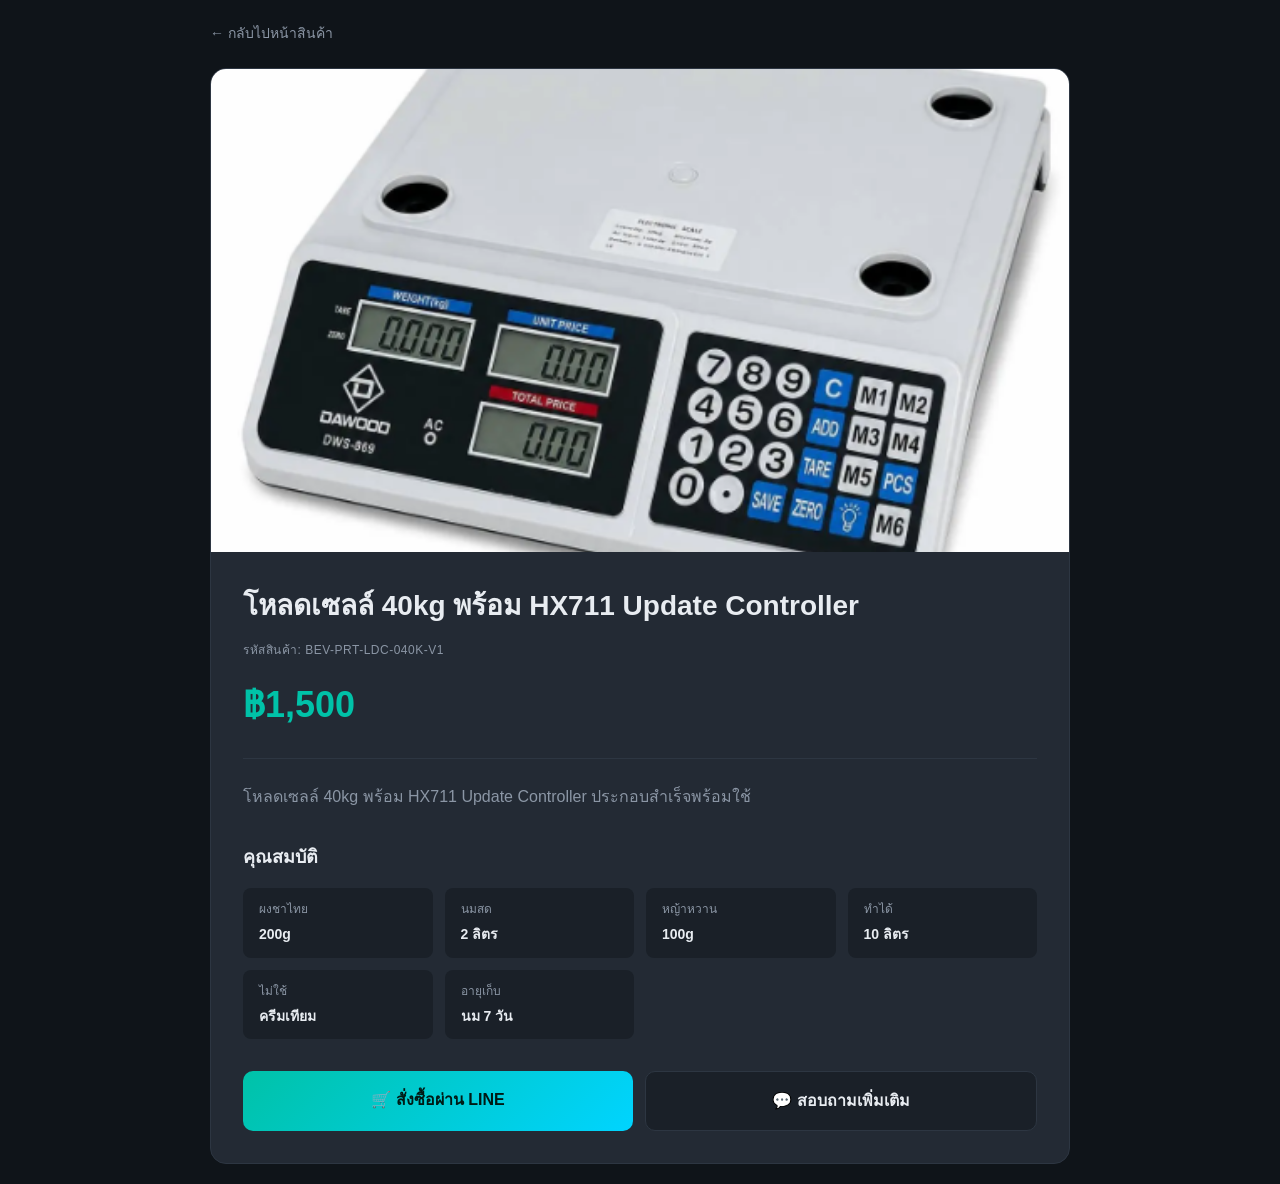
<file: products/BEV-PRT-LDC-040K-V1.html>
<!DOCTYPE html>
<html lang="th">
<head>
<meta charset="UTF-8">
<meta name="viewport" content="width=device-width, initial-scale=1.0">
<title>โหลดเซลล์ 40kg พร้อม HX711 Update Controller — Beverage System</title>
<link rel="stylesheet" href="../css/product.css">
</head>
<body>
<script>const PRODUCT_ID = 'BEV-PRT-LDC-040K-V1';</script>
<script src="../js/product-data.js"></script>
<script src="../js/product-page.js"></script>
</body>
</html>
</file>
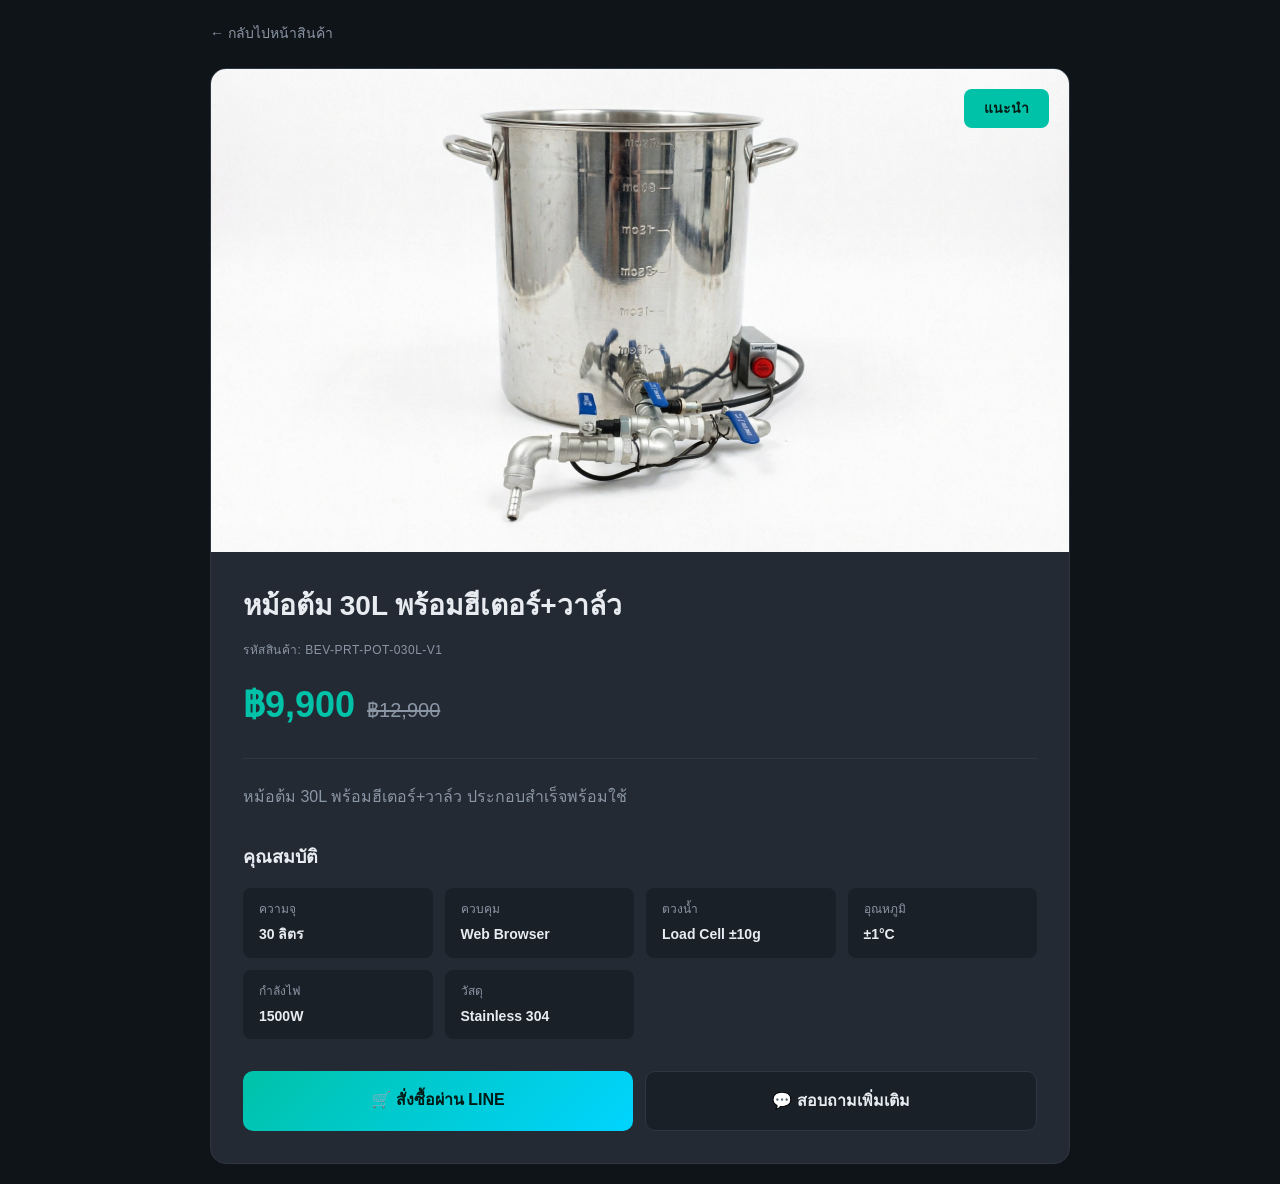
<file: products/BEV-PRT-POT-030L-V1.html>
<!DOCTYPE html>
<html lang="th">
<head>
<meta charset="UTF-8">
<meta name="viewport" content="width=device-width, initial-scale=1.0">
<title>หม้อต้ม 30L พร้อมฮีเตอร์+วาล์ว — Beverage System</title>
<link rel="stylesheet" href="../css/product.css">
</head>
<body>
<script>const PRODUCT_ID = 'BEV-PRT-POT-030L-V1';</script>
<script src="../js/product-data.js"></script>
<script src="../js/product-page.js"></script>
</body>
</html>
</file>
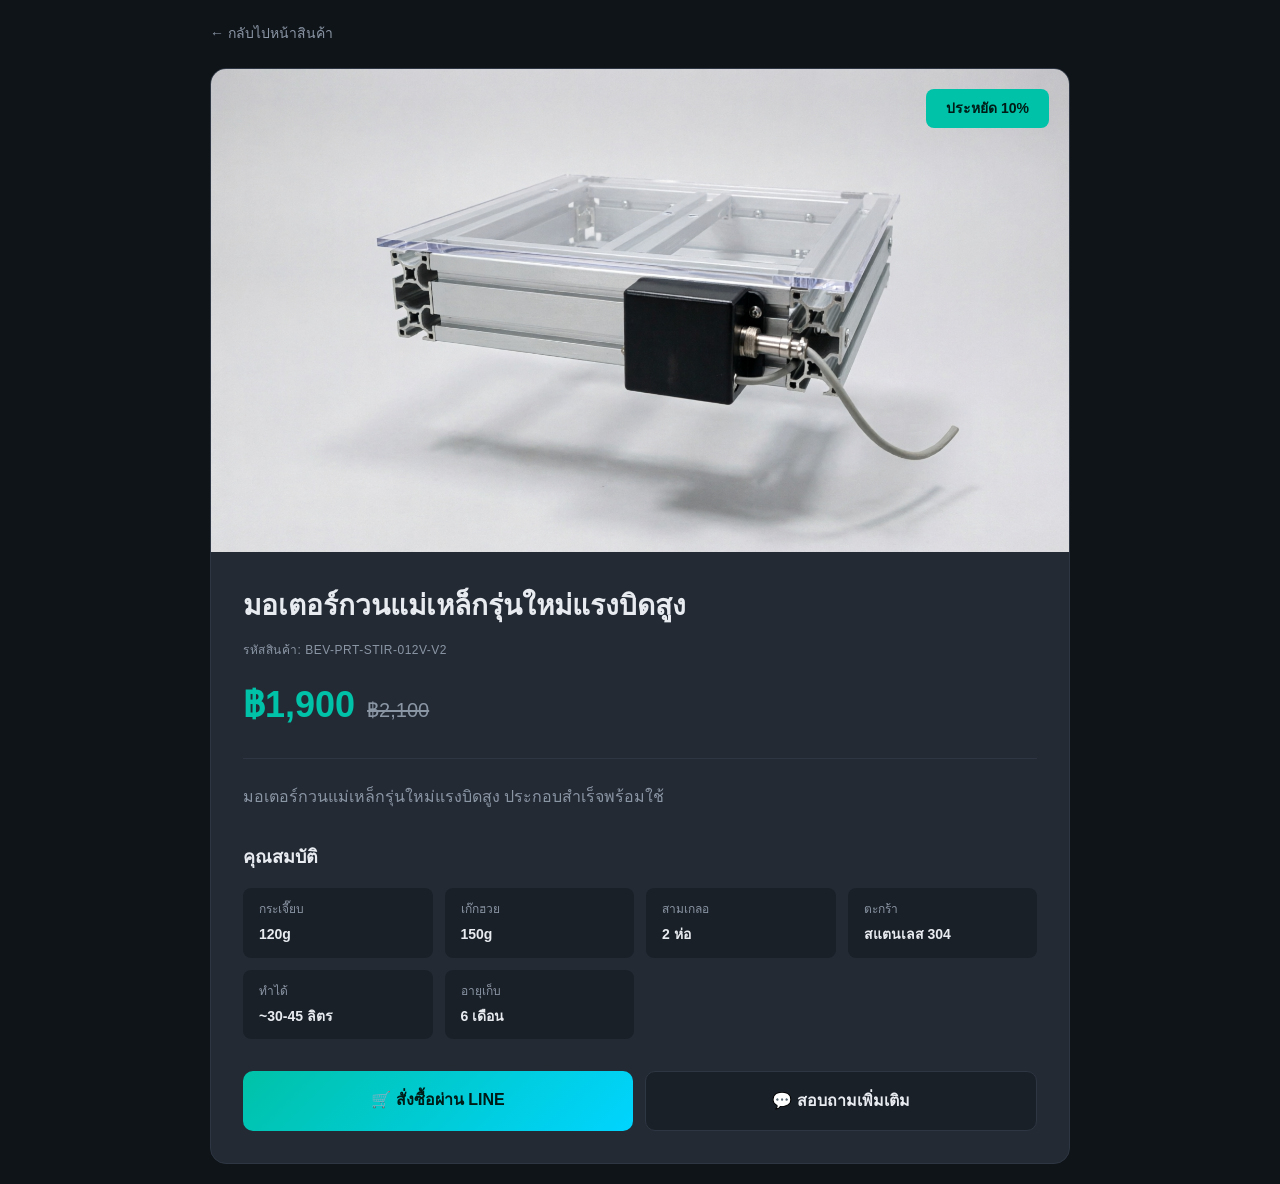
<file: products/BEV-PRT-STIR-012V-V2.html>
<!DOCTYPE html>
<html lang="th">
<head>
<meta charset="UTF-8">
<meta name="viewport" content="width=device-width, initial-scale=1.0">
<title>มอเตอร์กวนแม่เหล็กรุ่นใหม่แรงบิดสูง — Beverage System</title>
<link rel="stylesheet" href="../css/product.css">
</head>
<body>
<script>const PRODUCT_ID = 'BEV-PRT-STIR-012V-V2';</script>
<script src="../js/product-data.js"></script>
<script src="../js/product-page.js"></script>
</body>
</html>
</file>
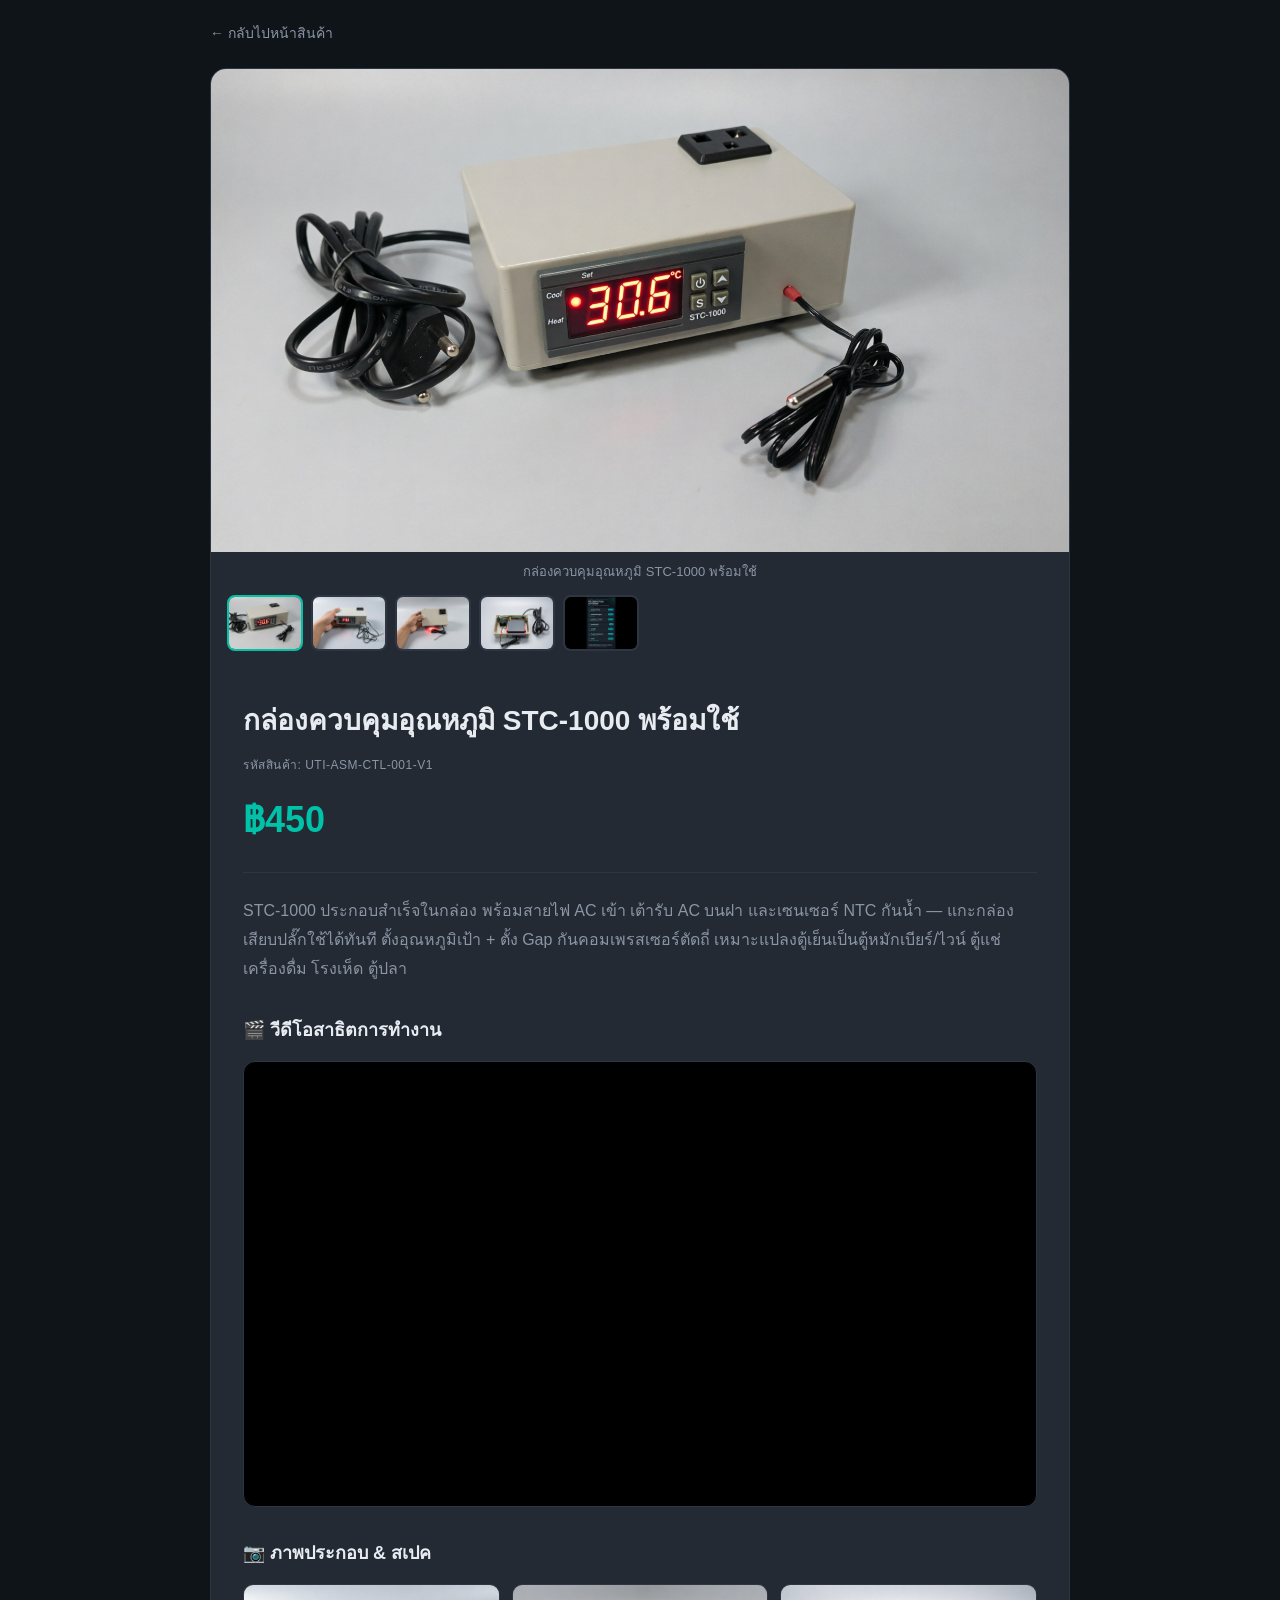
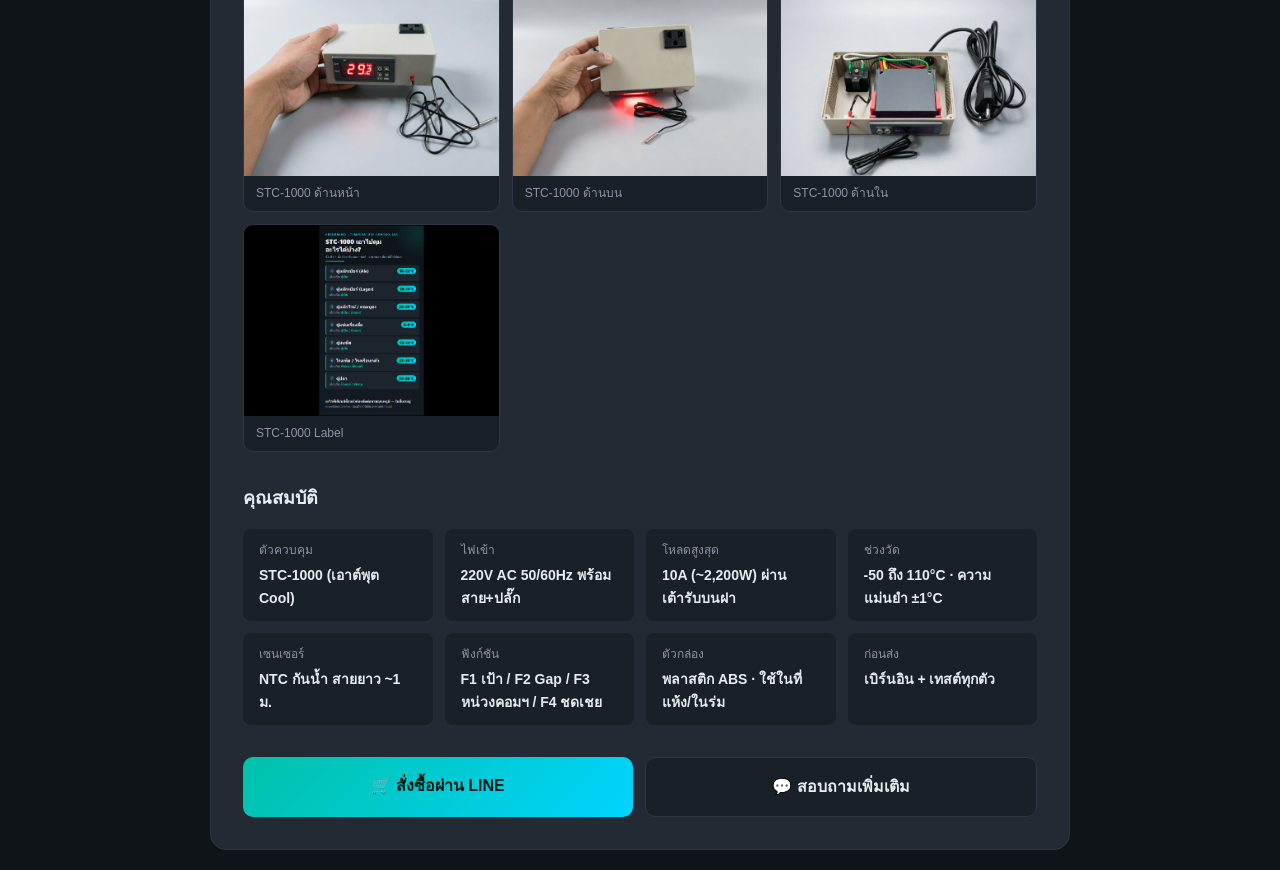
<file: products/UTI-ASM-CTL-001-V1.html>
<!DOCTYPE html>
<html lang="th">
<head>
<meta charset="UTF-8">
<meta name="viewport" content="width=device-width, initial-scale=1.0">
<title>เครื่องทำเครื่องดื่มอัตโนมัติ V1 — Beverage System</title>
<link rel="stylesheet" href="../css/product.css">
</head>
<body>
<script>const PRODUCT_ID = 'UTI-ASM-CTL-001-V1';</script>
<script src="../js/product-data.js"></script>
<script src="../js/product-page.js"></script>
</body>
</html>
</file>
<file: css/product.css>
:root {
  --bg:#0f1419; --bg-2:#1a2028; --card:#232a34; --border:#2d3642;
  --text:#e8ecf1; --text-dim:#8b96a5; --accent:#00c2a8; --accent-2:#00d4ff;
}
* { box-sizing:border-box; margin:0; padding:0; }
body { font-family:-apple-system,BlinkMacSystemFont,"Segoe UI","Sarabun",sans-serif;
       background:var(--bg); color:var(--text); line-height:1.6; }
a { color:var(--accent-2); text-decoration:none; }
.container { max-width:900px; margin:0 auto; padding:20px; }
.back-link { display:inline-flex; align-items:center; gap:6px; color:var(--text-dim); font-size:14px; margin-bottom:24px; }
.back-link:hover { color:var(--accent-2); }
.product-detail { background:var(--card); border:1px solid var(--border); border-radius:16px; overflow:hidden; }
.product-hero { aspect-ratio:16/9; background:linear-gradient(135deg,var(--bg-2),var(--card));
                display:flex; align-items:center; justify-content:center; position:relative; }
.product-hero img { width:100%; height:100%; object-fit:cover; }
.product-hero .emoji-fallback { font-size:110px; width:100%; height:100%; align-items:center; justify-content:center; }
.product-badge-large { position:absolute; top:20px; right:20px; background:var(--accent); color:#001a15;
                       padding:8px 20px; border-radius:8px; font-size:14px; font-weight:700; }
.product-body { padding:32px; }
.product-title { font-size:28px; font-weight:700; margin-bottom:12px; }
.product-price-section { display:flex; align-items:baseline; gap:12px; margin-bottom:24px;
                         padding-bottom:24px; border-bottom:1px solid var(--border); }
.price-large { font-size:36px; font-weight:700; color:var(--accent); }
.price-old-large { font-size:20px; color:var(--text-dim); text-decoration:line-through; }
.product-description { font-size:16px; line-height:1.8; color:var(--text-dim); margin-bottom:32px; }
.specs-section { margin-bottom:32px; }
.specs-title { font-size:18px; font-weight:600; margin-bottom:16px; }
.specs-grid { display:grid; grid-template-columns:repeat(auto-fit,minmax(180px,1fr)); gap:12px; }
.spec-item { background:var(--bg-2); padding:12px 16px; border-radius:8px; font-size:14px; }
.spec-label { color:var(--text-dim); font-size:12px; margin-bottom:4px; }
.spec-value { font-weight:600; }
.cta-section { display:flex; gap:12px; flex-wrap:wrap; }
.btn { flex:1; min-width:150px; padding:16px 24px; border:none; border-radius:10px;
       font-size:16px; font-weight:600; cursor:pointer; text-align:center; }
.btn-primary { background:linear-gradient(135deg,var(--accent),var(--accent-2)); color:#001a15; }
.btn-primary:hover { opacity:.9; }
.btn-secondary { background:var(--bg-2); color:var(--text); border:1px solid var(--border); }
.btn-secondary:hover { background:var(--border); }
@media (max-width:640px){
  .product-title{font-size:22px;} .price-large{font-size:28px;}
  .product-body{padding:20px;} .cta-section{flex-direction:column;}
}
/* ===== SKU label ===== */
.product-sku { font-size:12px; color:var(--text-dim); margin-bottom:16px; letter-spacing:.5px; }

/* ===== Thumbnail strip ===== */
.hero-caption { text-align:center; color:var(--text-dim); font-size:13px; padding:10px 16px 0; }
.thumb-strip { display:flex; gap:8px; padding:12px 16px 16px; overflow-x:auto; }
.thumb {
  flex:0 0 auto; width:76px; height:56px; border-radius:8px; overflow:hidden;
  border:2px solid var(--border); background:var(--bg-2); padding:0; cursor:pointer;
}
.thumb img { width:100%; height:100%; object-fit:cover; }
.thumb.active { border-color:var(--accent); }

/* ===== Video ===== */
.media-section { margin-bottom:32px; }
.video-wrap {
  aspect-ratio:16/9; border-radius:12px; overflow:hidden;
  border:1px solid var(--border); background:#000;
}
.video-wrap iframe { width:100%; height:100%; border:0; display:block; }

/* ===== Gallery ===== */
.gallery-grid { display:grid; grid-template-columns:repeat(auto-fit,minmax(200px,1fr)); gap:12px; }
.gallery-item {
  background:var(--bg-2); border:1px solid var(--border);
  border-radius:10px; overflow:hidden; margin:0;
}
.gallery-item img { width:100%; aspect-ratio:4/3; object-fit:cover; display:block; }
.gallery-item figcaption { padding:8px 12px; font-size:12px; color:var(--text-dim); }
</file>
